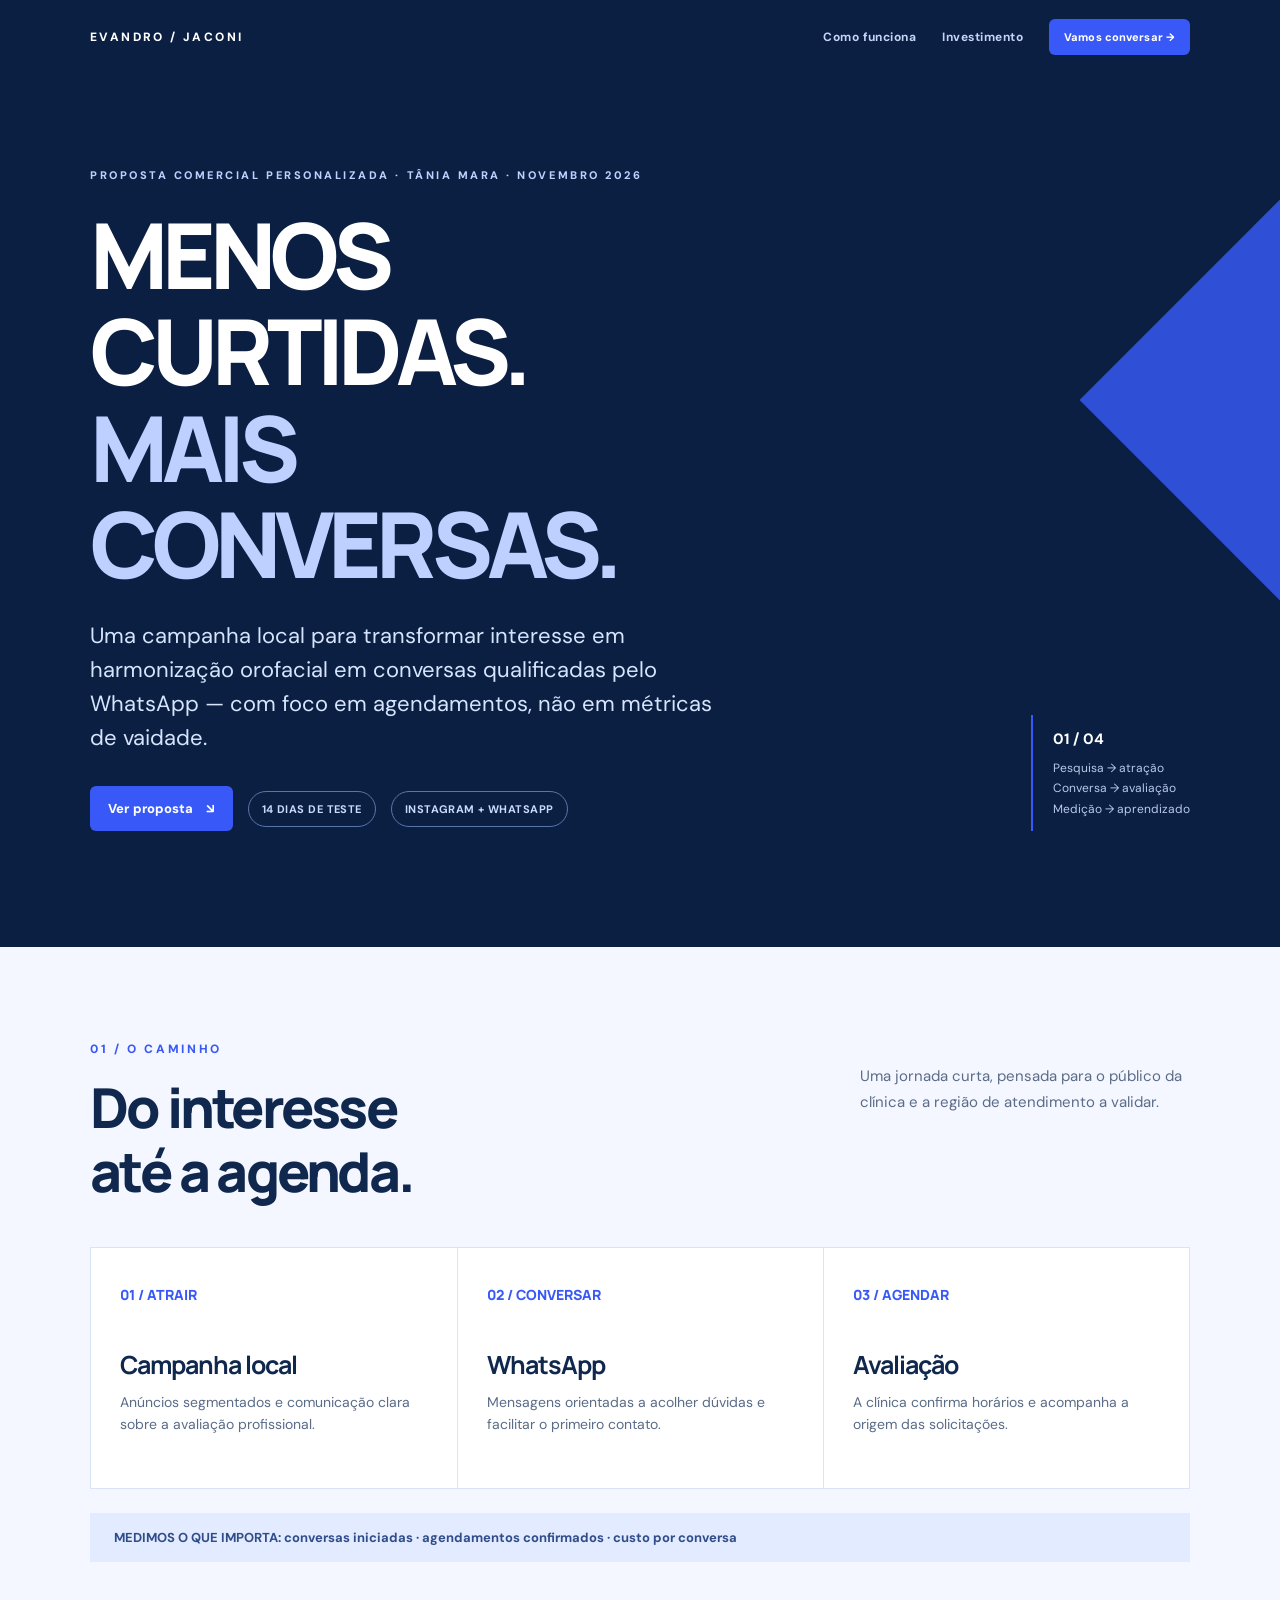
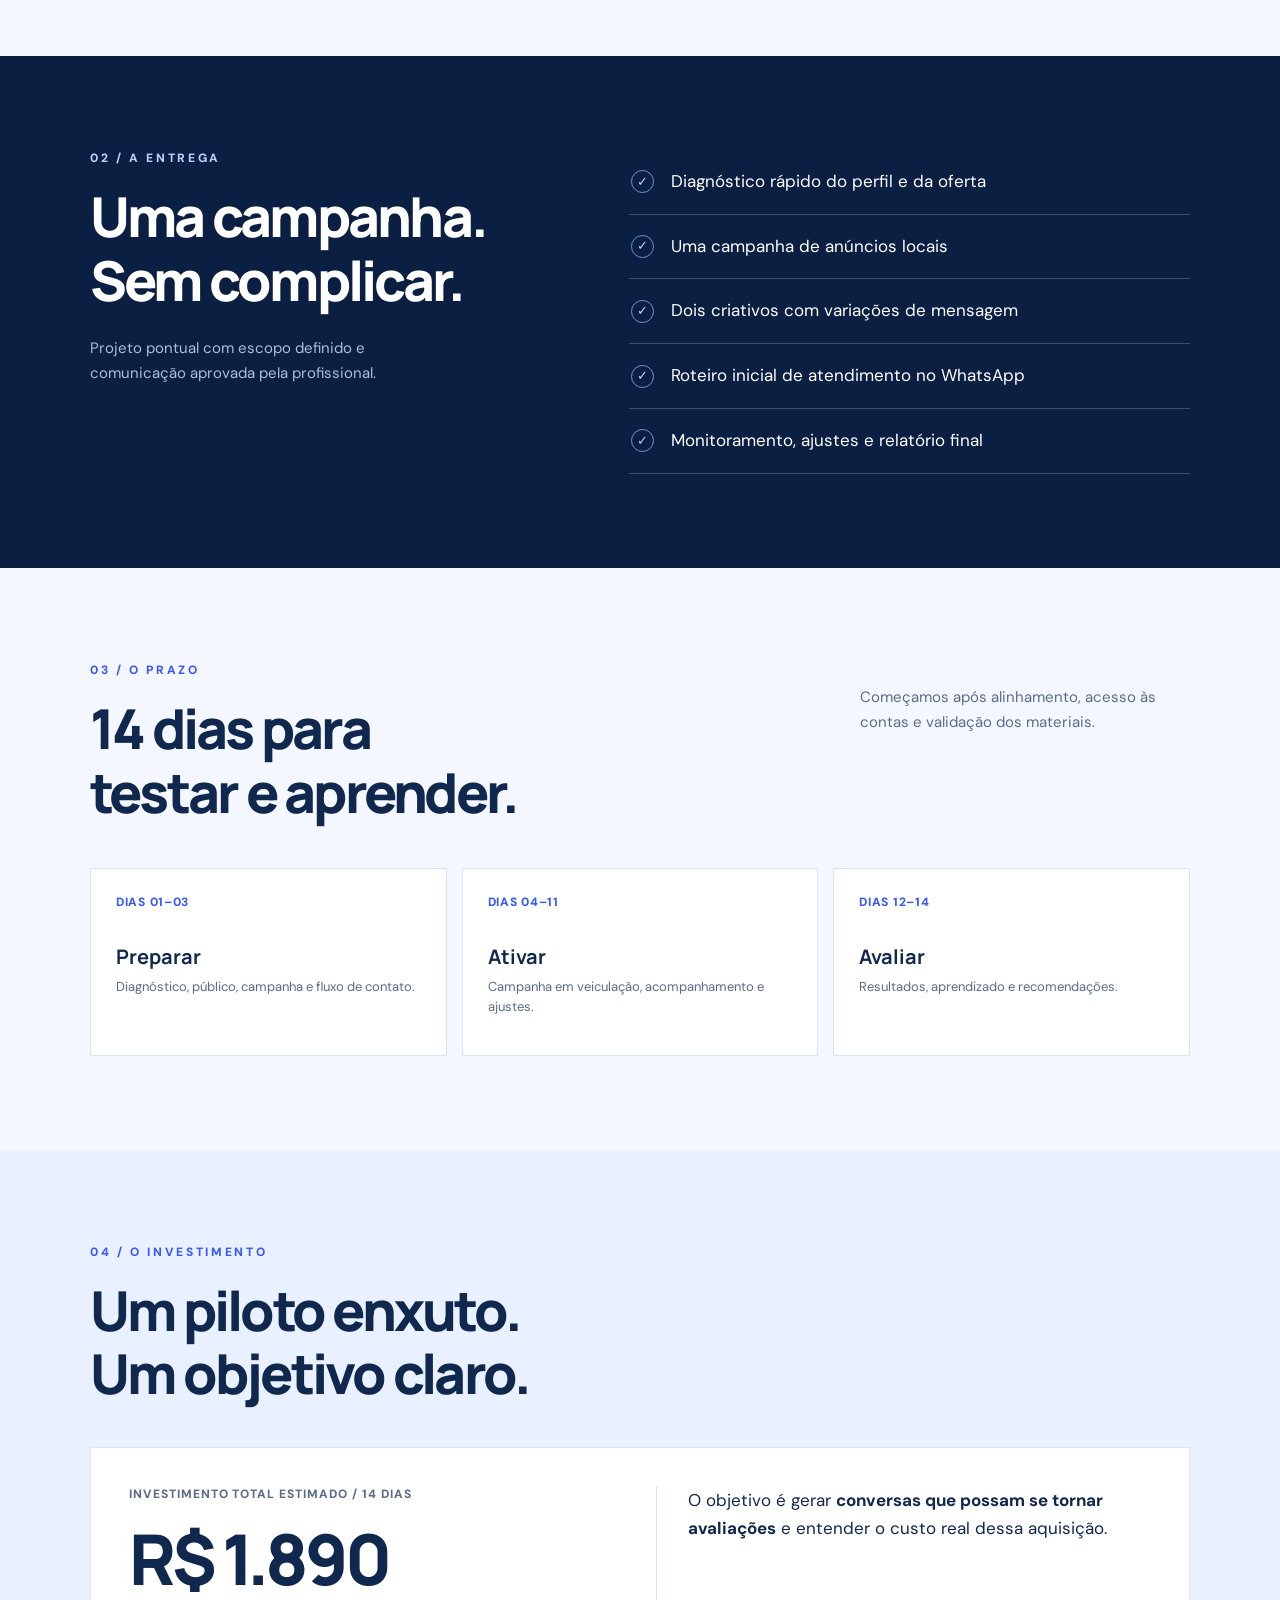
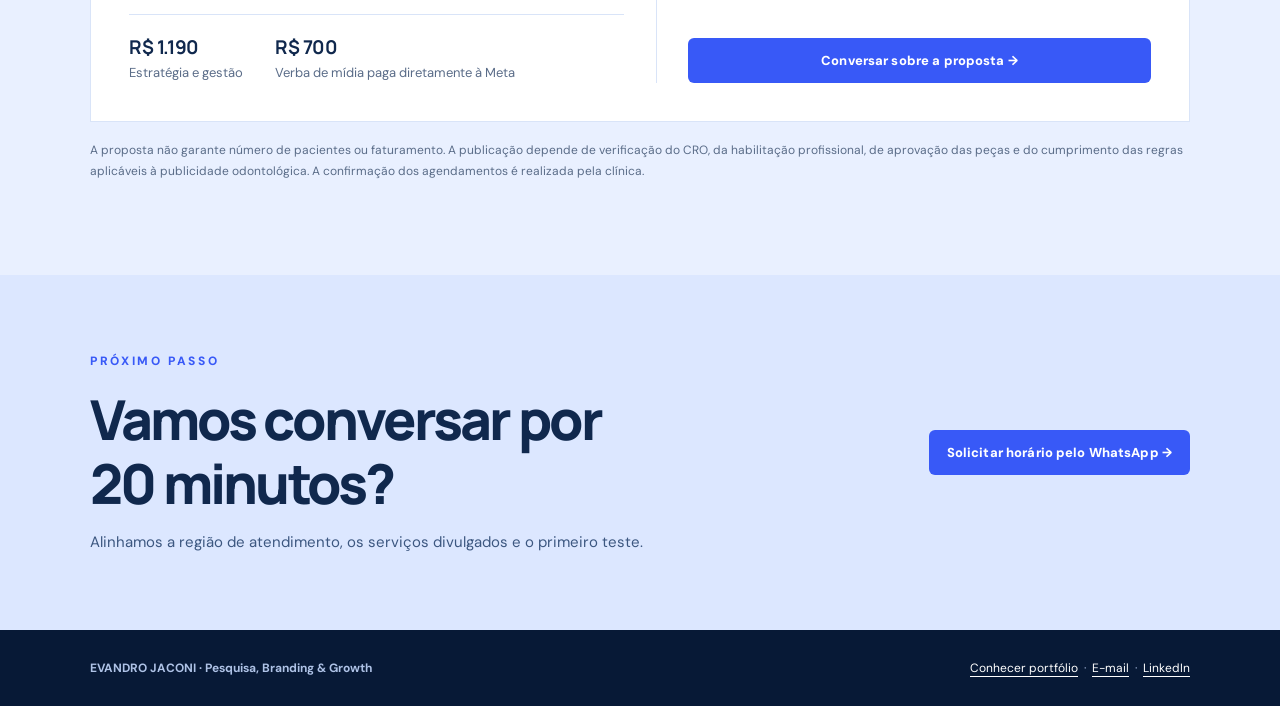
<file: propostas/tania-mara-hof-2026/index.html>
<!doctype html>
<html lang="pt-BR">
<head>
  <meta charset="utf-8">
  <meta name="viewport" content="width=device-width, initial-scale=1">
  <meta name="robots" content="noindex, nofollow, noarchive">
  <meta name="theme-color" content="#0b1f43">
  <meta name="description" content="Proposta de campanha local para harmonização orofacial: mais conversas qualificadas, organização do WhatsApp e agendamentos acompanhados.">
  <meta property="og:type" content="website">
  <meta property="og:title" content="Tânia Mara | Proposta de captação digital">
  <meta property="og:description" content="Menos curtidas. Mais conversas. Uma campanha de 14 dias, do Instagram ao agendamento.">
  <title>Proposta comercial · Tânia Mara | Evandro Jaconi</title>
  <link rel="preconnect" href="https://fonts.googleapis.com">
  <link rel="preconnect" href="https://fonts.gstatic.com" crossorigin>
  <link href="https://fonts.googleapis.com/css2?family=DM+Sans:wght@400;500;600;700&family=Manrope:wght@400;500;600;700;800&display=swap" rel="stylesheet">
  <style>
    :root{--navy:#0b1f43;--deep:#092953;--blue:#3859f7;--blue2:#1c47da;--sky:#bdd0ff;--ink:#10284d;--muted:#5a6c88;--pale:#f4f7ff;--line:#d9e4f8;--white:#fff}
    *{box-sizing:border-box}html{scroll-behavior:smooth}body{margin:0;font-family:"DM Sans",Arial,sans-serif;background:var(--pale);color:var(--ink);-webkit-font-smoothing:antialiased}a{text-decoration:none;color:inherit}
    .wrap{width:min(1100px,calc(100% - 48px));margin-inline:auto}
    .nav{height:74px;display:flex;align-items:center;justify-content:space-between;gap:18px}
    .logo{letter-spacing:.2em;font-size:12px;font-weight:800;color:var(--white)}
    .navright{display:flex;align-items:center;gap:26px;font-size:12px;font-weight:700;letter-spacing:.04em}
    .navright a:not(.navbtn){color:#c4d5f4}.navright a:hover{color:#fff}
    .navbtn,.btn{display:inline-flex;align-items:center;justify-content:center;gap:12px;background:var(--blue);color:#fff;border-radius:6px;padding:14px 18px;font-weight:800;font-size:13px;letter-spacing:.01em;transition:transform .18s,background .18s}
    .navbtn{font-size:11px;padding:11px 15px}.btn:hover,.navbtn:hover{transform:translateY(-2px);background:#4769ff}.btn.secondary{background:transparent;border:1px solid #7797d1;color:#fff}.btn.secondary:hover{background:#1b3666}
    .top{background:var(--navy);color:#fff;position:relative;overflow:hidden}
    .top:after{content:"";position:absolute;width:340px;height:340px;right:-210px;top:230px;background:var(--blue);transform:rotate(45deg);opacity:.82}
    .hero{position:relative;padding:94px 0 116px;z-index:1;display:grid;grid-template-columns:1.7fr .6fr;gap:40px}
    .eyebrow{font-size:11px;letter-spacing:.23em;font-weight:800;text-transform:uppercase;color:var(--sky)}
    h1,h2,h3,p{margin-top:0}h1,h2,h3,.big,.money{font-family:Manrope,Arial,sans-serif}h1{font-size:clamp(47px,7.3vw,91px);line-height:1.06;letter-spacing:-.065em;font-weight:800;margin:24px 0 27px}h1 span{color:var(--sky)}
    .lead{font-size:clamp(17px,2vw,22px);line-height:1.55;max-width:650px;color:#d7e5fc;margin:0 0 31px}
    .herofoot{display:flex;align-items:center;gap:15px;flex-wrap:wrap}.pill{border:1px solid #5976a9;color:#c8dbfb;border-radius:30px;font-size:11px;padding:10px 13px;font-weight:700;letter-spacing:.04em}
    .side-index{align-self:end;justify-self:end;max-width:172px;border-left:2px solid var(--blue);padding:12px 0 12px 20px;color:#b8cae9;font-size:12px;line-height:1.7}
    .side-index strong{display:block;color:#fff;font-size:15px;margin-bottom:6px}
    section{padding:94px 0}.sectiontop{display:flex;justify-content:space-between;align-items:flex-start;gap:20px;margin-bottom:43px}
    .sectionid{font-size:12px;letter-spacing:.22em;font-weight:800;color:var(--blue);margin-bottom:19px}
    h2{font-size:clamp(32px,4.3vw,56px);line-height:1.16;letter-spacing:-.05em;margin:0;font-weight:800}
    .sub{max-width:330px;font-size:15px;line-height:1.7;color:var(--muted);padding-top:23px;margin:0}
    .triptych{display:grid;grid-template-columns:repeat(3,1fr);border:1px solid var(--line);background:#fff}
    .step{padding:36px 29px;min-height:240px;position:relative}.step+.step{border-left:1px solid var(--line)}
    .num{font-family:Manrope;font-size:14px;font-weight:800;color:var(--blue)}.step h3{font-size:25px;letter-spacing:-.04em;margin:42px 0 9px}.step p{font-size:14px;line-height:1.6;color:var(--muted);margin:0}
    .bar{margin-top:24px;padding:16px 24px;background:#e2ebff;font-size:13px;font-weight:700;color:#304d8a}
    .dark{background:var(--navy);color:#fff}.dark .sectionid{color:var(--sky)}.dark .sub{color:#a9bee1}
    .deliver{display:grid;grid-template-columns:.9fr 1.1fr;gap:80px;align-items:start}
    .checklist{padding:0;margin:0;list-style:none}.checklist li{padding:20px 2px;border-bottom:1px solid #365078;font-size:17px;line-height:1.4;display:flex;align-items:center;gap:17px}.check{width:23px;height:23px;border-radius:50%;border:1px solid #7092d4;display:grid;place-items:center;color:var(--sky);font-size:13px;flex:none}
    .schedule{display:grid;grid-template-columns:repeat(3,1fr);gap:15px}.phase{border:1px solid var(--line);padding:25px;background:white;min-height:188px}.phase small{display:block;color:var(--blue);font-size:12px;font-weight:800;letter-spacing:.06em}.phase h3{font-size:20px;margin:33px 0 7px}.phase p{font-size:13px;line-height:1.6;color:var(--muted);margin:0}
    .moneybox{display:grid;grid-template-columns:1fr 1fr;gap:32px;background:#fff;border:1px solid var(--line);padding:38px;margin-top:41px}
    .money{font-size:clamp(42px,6vw,70px);font-weight:800;letter-spacing:-.06em;margin:8px 0}.moneybox .part{font-size:12px;font-weight:800;letter-spacing:.08em;text-transform:uppercase;color:var(--muted)}
    .splitprice{display:flex;gap:32px;flex-wrap:wrap;padding-top:17px;border-top:1px solid var(--line)}.splitprice div{font-size:13px;line-height:1.6;color:var(--muted)}.splitprice b{display:block;color:var(--ink);font-family:Manrope;font-size:19px;letter-spacing:-.02em}
    .aside{border-left:1px solid var(--line);padding-left:31px;display:flex;flex-direction:column;justify-content:space-between;gap:25px}
    .aside p{font-size:17px;line-height:1.65;margin:0}.fine{font-size:12px;line-height:1.7;color:var(--muted);margin:18px 0 0}
    .last{background:#dce7ff;padding:78px 0}.lastbox{display:flex;align-items:center;justify-content:space-between;gap:30px}.lastbox h2{max-width:570px}.lastbox p{font-size:15px;color:#3c5780;margin:16px 0 0}
    footer{background:#071936;color:#aec2e6;padding:30px 0;font-size:12px}.foot{display:flex;align-items:center;justify-content:space-between;gap:20px;flex-wrap:wrap}footer a{color:#fff;text-decoration:underline;text-underline-offset:4px}
    .onlymobile{display:none}
    @media(max-width:800px){.wrap{width:min(100% - 34px,1100px)}.navright>a:not(.navbtn){display:none}.hero{grid-template-columns:1fr;padding:60px 0 85px}.side-index{display:none}h1{font-size:clamp(47px,12vw,72px)}section{padding:65px 0}.sectiontop{display:block}.sub{padding-top:18px;max-width:100%}.triptych,.schedule{grid-template-columns:1fr}.step{min-height:0;padding:25px}.step+.step{border-left:0;border-top:1px solid var(--line)}.step h3{margin:22px 0 7px}.deliver{grid-template-columns:1fr;gap:25px}.moneybox{grid-template-columns:1fr;padding:26px}.aside{border-left:0;border-top:1px solid var(--line);padding:22px 0 0}.lastbox{display:block}.lastbox .btn{margin-top:25px}.onlymobile{display:inline}}
    @media(prefers-reduced-motion:reduce){html{scroll-behavior:auto}*{transition:none!important}}
  </style>
</head>
<body>
  <div class="top">
    <header class="wrap nav">
      <a class="logo" href="https://evandrojaconi.github.io/portifolio-evandrojaconi/" target="_blank" rel="noopener noreferrer" aria-label="Portfólio Evandro Jaconi">EVANDRO / JACONI</a>
      <nav class="navright" aria-label="Navegação">
        <a href="#metodo">Como funciona</a>
        <a href="#investimento">Investimento</a>
        <a class="navbtn" href="#conversa">Vamos conversar →</a>
      </nav>
    </header>
    <main class="wrap hero">
      <div>
        <div class="eyebrow">Proposta comercial personalizada · Tânia Mara · Novembro 2026</div>
        <h1>MENOS<br>CURTIDAS.<br><span>MAIS<br>CONVERSAS.</span></h1>
        <p class="lead">Uma campanha local para transformar interesse em harmonização orofacial em conversas qualificadas pelo WhatsApp — com foco em agendamentos, não em métricas de vaidade.</p>
        <div class="herofoot"><a class="btn" href="#metodo">Ver proposta <span aria-hidden="true">↘</span></a><span class="pill">14 DIAS DE TESTE</span><span class="pill">INSTAGRAM + WHATSAPP</span></div>
      </div>
      <aside class="side-index"><strong>01 / 04</strong>Pesquisa → atração<br>Conversa → avaliação<br>Medição → aprendizado</aside>
    </main>
  </div>
  <section id="metodo">
    <div class="wrap">
      <div class="sectiontop"><div><div class="sectionid">01 / O CAMINHO</div><h2>Do interesse<br>até a agenda.</h2></div><p class="sub">Uma jornada curta, pensada para o público da clínica e a região de atendimento a validar.</p></div>
      <div class="triptych">
        <article class="step"><span class="num">01 / ATRAIR</span><h3>Campanha local</h3><p>Anúncios segmentados e comunicação clara sobre a avaliação profissional.</p></article>
        <article class="step"><span class="num">02 / CONVERSAR</span><h3>WhatsApp</h3><p>Mensagens orientadas a acolher dúvidas e facilitar o primeiro contato.</p></article>
        <article class="step"><span class="num">03 / AGENDAR</span><h3>Avaliação</h3><p>A clínica confirma horários e acompanha a origem das solicitações.</p></article>
      </div>
      <div class="bar">MEDIMOS O QUE IMPORTA: conversas iniciadas · agendamentos confirmados · custo por conversa</div>
    </div>
  </section>
  <section class="dark" id="entregas">
    <div class="wrap deliver">
      <div><div class="sectionid">02 / A ENTREGA</div><h2>Uma campanha.<br>Sem complicar.</h2><p class="sub">Projeto pontual com escopo definido e comunicação aprovada pela profissional.</p></div>
      <ul class="checklist">
        <li><span class="check">✓</span> Diagnóstico rápido do perfil e da oferta</li>
        <li><span class="check">✓</span> Uma campanha de anúncios locais</li>
        <li><span class="check">✓</span> Dois criativos com variações de mensagem</li>
        <li><span class="check">✓</span> Roteiro inicial de atendimento no WhatsApp</li>
        <li><span class="check">✓</span> Monitoramento, ajustes e relatório final</li>
      </ul>
    </div>
  </section>
  <section>
    <div class="wrap">
      <div class="sectiontop"><div><div class="sectionid">03 / O PRAZO</div><h2>14 dias para<br>testar e aprender.</h2></div><p class="sub">Começamos após alinhamento, acesso às contas e validação dos materiais.</p></div>
      <div class="schedule">
        <div class="phase"><small>DIAS 01–03</small><h3>Preparar</h3><p>Diagnóstico, público, campanha e fluxo de contato.</p></div>
        <div class="phase"><small>DIAS 04–11</small><h3>Ativar</h3><p>Campanha em veiculação, acompanhamento e ajustes.</p></div>
        <div class="phase"><small>DIAS 12–14</small><h3>Avaliar</h3><p>Resultados, aprendizado e recomendações.</p></div>
      </div>
    </div>
  </section>
  <section id="investimento" style="background:#e9f0ff">
    <div class="wrap">
      <div class="sectionid">04 / O INVESTIMENTO</div>
      <h2>Um piloto enxuto.<br>Um objetivo claro.</h2>
      <div class="moneybox">
        <div>
          <div class="part">Investimento total estimado / 14 dias</div>
          <div class="money">R$ 1.890</div>
          <div class="splitprice">
            <div><b>R$ 1.190</b>Estratégia e gestão</div>
            <div><b>R$ 700</b>Verba de mídia paga diretamente à Meta</div>
          </div>
        </div>
        <div class="aside">
          <p>O objetivo é gerar <strong>conversas que possam se tornar avaliações</strong> e entender o custo real dessa aquisição.</p>
          <a class="btn" href="#conversa">Conversar sobre a proposta →</a>
        </div>
      </div>
      <p class="fine">A proposta não garante número de pacientes ou faturamento. A publicação depende de verificação do CRO, da habilitação profissional, de aprovação das peças e do cumprimento das regras aplicáveis à publicidade odontológica. A confirmação dos agendamentos é realizada pela clínica.</p>
    </div>
  </section>
  <section id="conversa" class="last">
    <div class="wrap lastbox">
      <div><div class="sectionid">PRÓXIMO PASSO</div><h2>Vamos conversar por 20 minutos?</h2><p>Alinhamos a região de atendimento, os serviços divulgados e o primeiro teste.</p></div>
      <a class="btn" href="https://wa.me/5531973667181?text=Ol%C3%A1%2C%20Evandro%21%20Vi%20sua%20proposta%20para%20harmoniza%C3%A7%C3%A3o%20orofacial%20e%20quero%20combinar%20um%20hor%C3%A1rio%20para%20conversarmos." target="_blank" rel="noopener noreferrer" aria-label="Pedir horário pelo WhatsApp">Solicitar horário pelo WhatsApp →</a>
    </div>
  </section>
  <footer>
    <div class="wrap foot"><strong>EVANDRO JACONI · Pesquisa, Branding & Growth</strong><div><a href="https://evandrojaconi.github.io/portifolio-evandrojaconi/" target="_blank" rel="noopener noreferrer">Conhecer portfólio</a> &nbsp;·&nbsp; <a href="mailto:evandrobpjaconi@gmail.com?subject=Proposta%20T%C3%A2nia%20Mara">E-mail</a> &nbsp;·&nbsp; <a href="https://www.linkedin.com/in/evandrojaconi/" target="_blank" rel="noopener noreferrer">LinkedIn</a></div></div>
  </footer>
</body>
</html>
</file>
